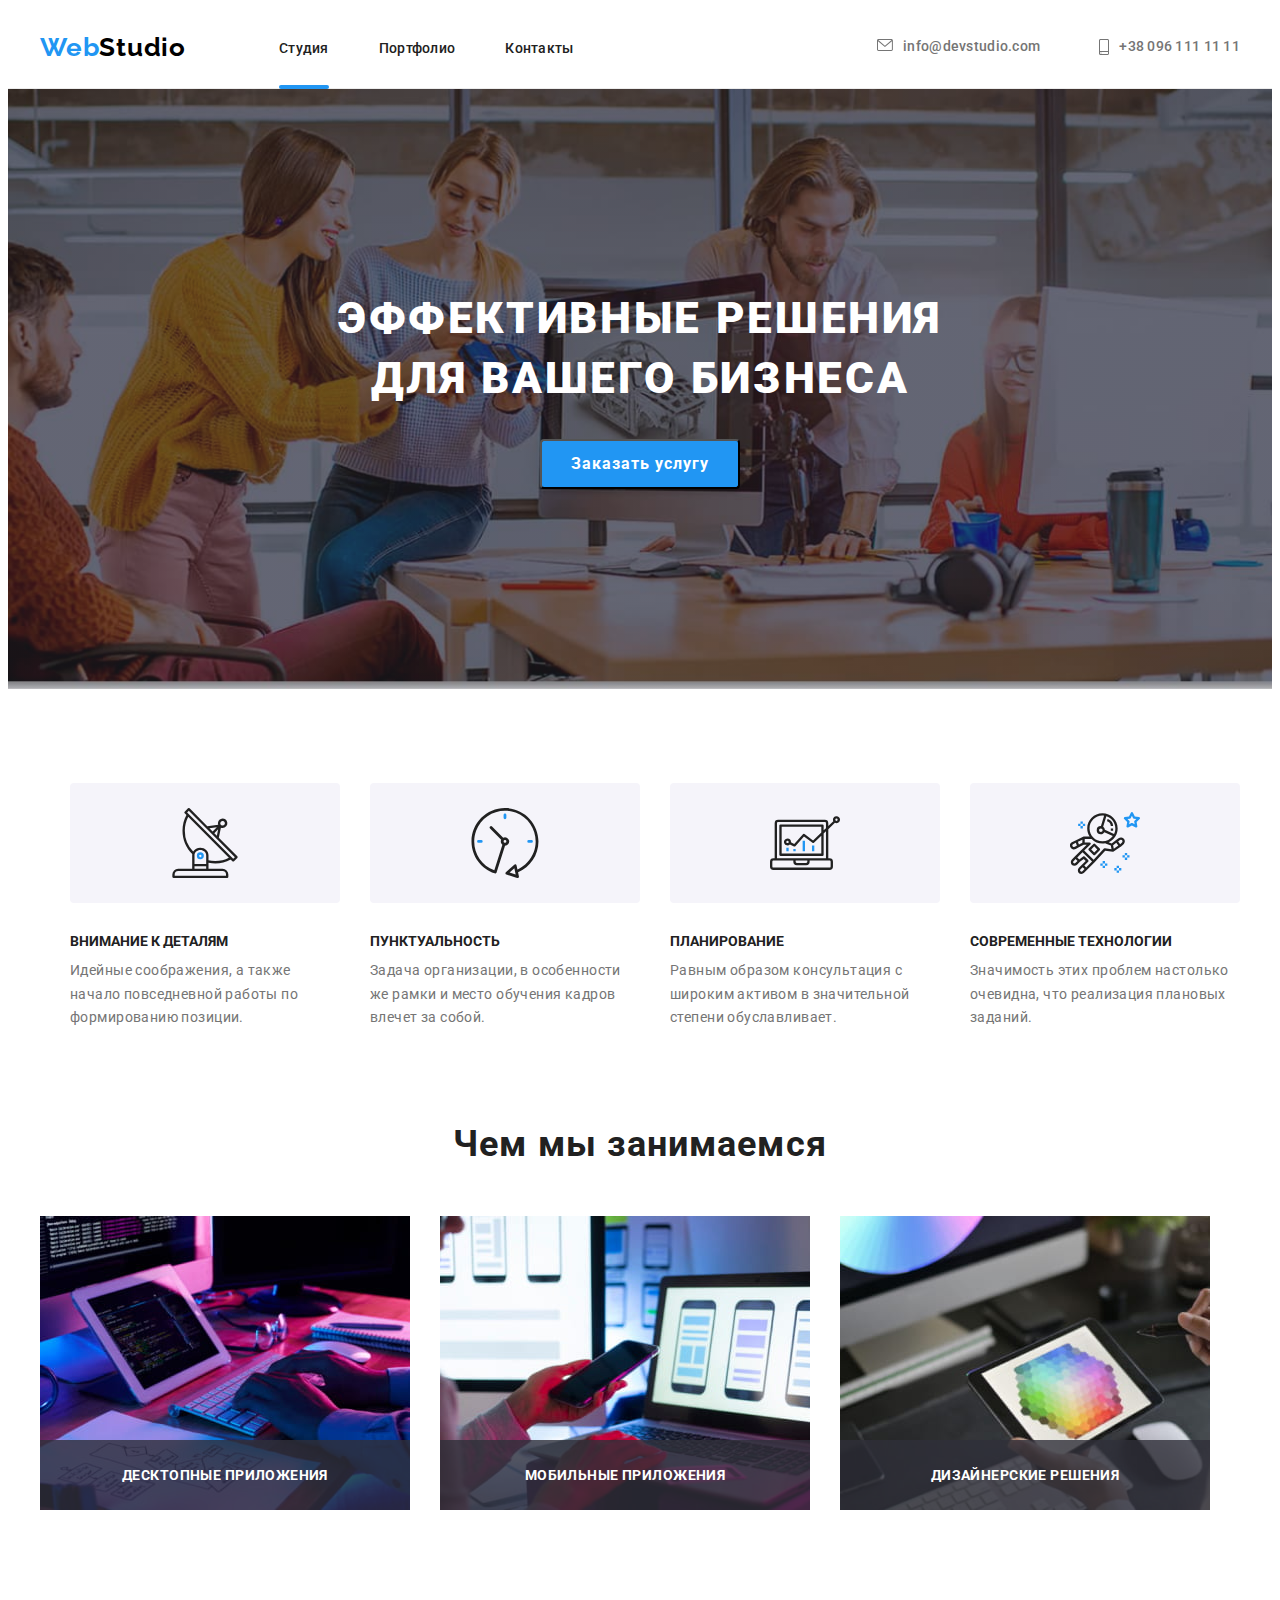
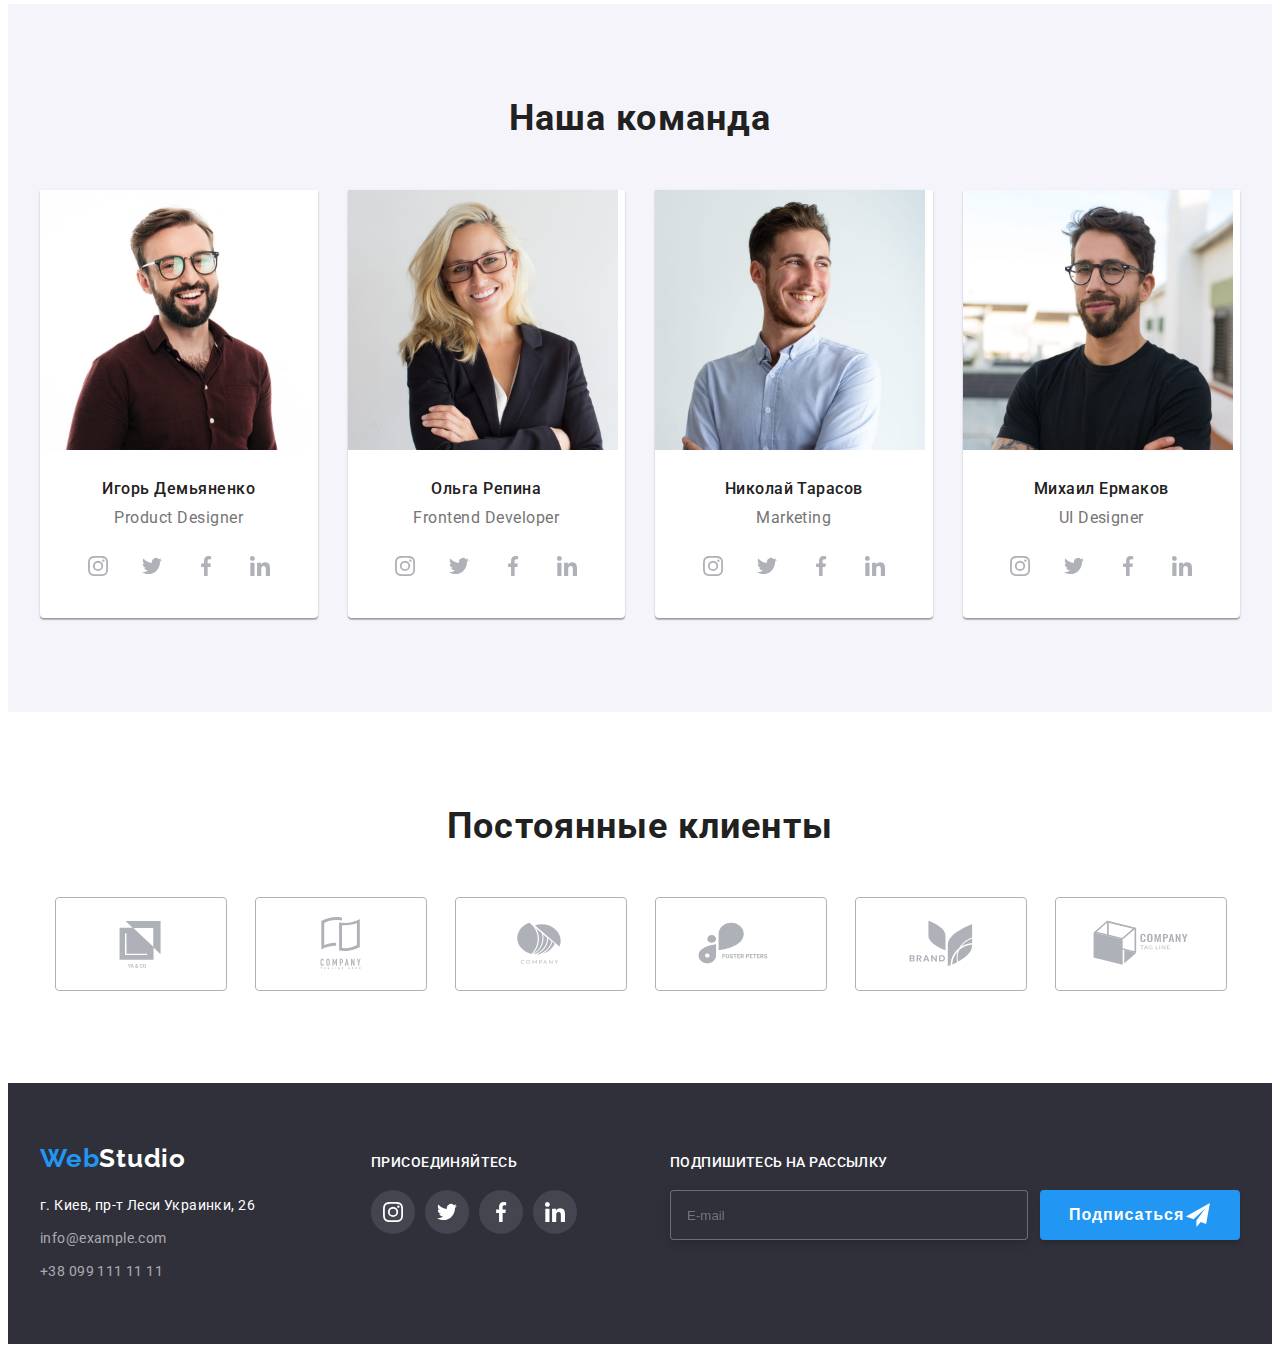
<file: index.html>
<!DOCTYPE html>
<html lang="ru">
  <head>
    <meta charset="UTF-8" />
    <meta http-equiv="X-UA-Compatible" content="IE=edge" />
    <meta name="viewport" content="width=device-width, initial-scale=1.0" />
    <title>Document</title>
    <link rel="preconnect" href="https://fonts.googleapis.com" />
    <link rel="preconnect" href="https://fonts.gstatic.com" crossorigin />
    <link
      href="https://fonts.googleapis.com/css2?family=Raleway:wght@700&family=Roboto:wght@400;500;700;900&display=swap"
      rel="stylesheet"
    />
    <link
      rel="stylesheet"
      href="https://cdnjs.cloudflare.com/ajax/libs/modern-normalize/1.1.0/modern-normalize.min.css"
      integrity="sha512-wpPYUAdjBVSE4KJnH1VR1HeZfpl1ub8YT/NKx4PuQ5NmX2tKuGu6U/JRp5y+Y8XG2tV+wKQpNHVUX03MfMFn9Q=="
      crossorigin="anonymous"
      referrerpolicy="no-referrer"
    />
    <link rel="stylesheet" href="./css/main.min.css" />
  </head>
  <body>
    <header class="header">
      <div class="container">
        <nav class="header__navigation">
          <a class="link logo" href="">
            <span class="first-logo">Web</span>Studio
          </a>
          <ul class="list header-list">
            <li class="header-list__item">
              <a class="link header__link header__link--current" href="./index.html">Студия</a>
            </li>
            <li class="header-list__item">
              <a class="link header__link" href="./portfolio.html">Портфолио</a>
            </li>
            <li class="header-list__item">
              <a class="link header__link" href="">Контакты</a>
            </li>
          </ul>
          <div class="header__connect">
            <a class="link header__connect--mail" href="mailto:info@devstudio.com">
              <svg class="mail" width="16" height="12">
                <use href="./images/symbol-defs.svg#icon-envelope"></use>
              </svg>
              info@devstudio.com</a
            >
            <a class="link header__connect--tel" href="tel:+380961111111">
              <svg class="tel" width="10" height="16">
                <use href="./images/symbol-defs.svg#icon-smartphone"></use>
              </svg>
              +38 096 111 11 11</a
            >
          </div>
        </nav>
      </div>
    </header>
    <main>
      <section class="hero">
        <div class="container">
          <h1 class="hero__title">Эффективные решения для вашего бизнеса</h1>
          <button class="button hero__button" type="button" data-modal-open>
            Заказать услугу
          </button>
        </div>
      </section>
      <section class="features">
        <div class="container features__container">
          <ul class="features__list list">
            <li class="features__item">
              <div class="features__svg">
                <svg width="70" height="70">
                  <use href="./images/symbol-defs.svg#icon-antenna"></use>
                </svg>
              </div>
              <h3 class="features__title">Внимание к деталям</h3>
              <p class="features__text">
                Идейные соображения, а также начало повседневной работы по
                формированию позиции.
              </p>
            </li>
            <li class="features__item">
              <div class="features__svg">
                <svg width="70" height="70">
                  <use href="./images/symbol-defs.svg#icon-clock"></use>
                </svg>
              </div>
              <h3 class="features__title">Пунктуальность</h3>
              <p class="features__text">
                Задача организации, в особенности же рамки и место обучения
                кадров влечет за собой.
              </p>
            </li>
            <li class="features__item">
              <div class="features__svg">
                <svg width="70" height="70">
                  <use href="./images/symbol-defs.svg#icon-diagram"></use>
                </svg>
              </div>
              <h3 class="features__title">Планирование</h3>
              <p class="features__text">
                Равным образом консультация с широким активом в значительной
                степени обуславливает.
              </p>
            </li>
            <li class="features__item">
              <div class="features__svg">
                <svg width="70" height="70">
                  <use href="./images/symbol-defs.svg#icon-astronaut"></use>
                </svg>
              </div>
              <h3 class="features__title">Современные технологии</h3>
              <p class="features__text">
                Значимость этих проблем настолько очевидна, что реализация
                плановых заданий.
              </p>
            </li>
          </ul>
        </div>
      </section>
      <section class="about section">
        <div class="container">
          <h2 class="about__title">Чем мы занимаемся</h2>
          <ul class="about__list list">
            <li class="about__item">
              <img
                src="./images/box1.jpg"
                alt="работа на планшете с помощу квавиатуры"
                width="370"
                height="294"
              />
              <p class="about__text">ДЕСКТОПНЫЕ ПРИЛОЖЕНИЯ</p>
            </li>
            <li class="about__item">
              <img
                src="./images/box2.jpg"
                alt="работа на планшете с помощу квавиатуры"
                width="370"
                height="294"
              />
              <p class="about__text">МОБИЛЬНЫЕ ПРИЛОЖЕНИЯ</p>
            </li>
            <li class="about__item">
              <img
                src="./images/box3.jpg"
                alt="работа на планшете с помощу квавиатуры"
                width="370"
                height="294"
              />
              <p class="about__text">ДИЗАЙНЕРСКИЕ РЕШЕНИЯ</p>
            </li>
          </ul>
        </div>
      </section>
      <section class="team section">
        <div class="container">
          <h2 class="team__title">Наша команда</h2>
          <ul class="team__list list">
            <li class="team__item">
              <img
                src="./images/img1.jpg"
                alt="лицо1"
                width="270"
                height="260"
              />
              <div class="team__name">
                <h3 class="team__title--second">Игорь Демьяненко</h3>
                <p class="team__text" lang="en">Product Designer</p>
              </div>
              <ul class="social__list--team social__list list">
                <li class="social__item">
                  <a href="" class="social__link social__link--team">
                    <svg widht="20" height="20">
                      <use
                        href="./images/symbol-defs.svg#icon-instagram"
                      ></use>
                    </svg>
                  </a>
                </li>
                <li class="social__item">
                  <a href="" class="social__link social__link--team">
                    <svg widht="20" height="20">
                      <use href="./images/symbol-defs.svg#icon-twitter"></use>
                    </svg>
                  </a>
                </li>
                <li class="social__item">
                  <a href="" class="social__link social__link--team">
                    <svg widht="20" height="20">
                      <use href="./images/symbol-defs.svg#icon-facebook"></use>
                    </svg>
                  </a>
                </li>
                <li class="social__item">
                  <a href="" class="social__link social__link--team">
                    <svg widht="20" height="20">
                      <use href="./images/symbol-defs.svg#icon-linkedin"></use>
                    </svg>
                  </a>
                </li>
              </ul>
            </li>
            <li class="team__item">
              <img
                src="./images/img2.jpg"
                alt="лицо2"
                width="270"
                height="260"
              />
              <div class="team__name">
                <h3 class="team__title--second">Ольга Репина</h3>
                <p class="team__text" lang="en">Frontend Developer</p>
              </div>
              <ul class="social__list--team social__list list">
                <li class="social__item">
                  <a href="" class="social__link social__link--team">
                    <svg widht="20" height="20">
                      <use
                        href="./images/symbol-defs.svg#icon-instagram"
                      ></use>
                    </svg>
                  </a>
                </li>
                <li class="social__item">
                  <a href="" class="social__link social__link--team">
                    <svg widht="20" height="20">
                      <use href="./images/symbol-defs.svg#icon-twitter"></use>
                    </svg>
                  </a>
                </li>
                <li class="social__item">
                  <a href="" class="social__link social__link--team">
                    <svg widht="20" height="20">
                      <use href="./images/symbol-defs.svg#icon-facebook"></use>
                    </svg>
                  </a>
                </li>
                <li class="social__item">
                  <a href="" class="social__link social__link--team">
                    <svg widht="20" height="20">
                      <use href="./images/symbol-defs.svg#icon-linkedin"></use>
                    </svg>
                  </a>
                </li>
              </ul>
            </li>
            <li class="team__item">
              <img
                src="./images/img3.jpg"
                alt="лицо3"
                width="270"
                height="260"
              />
              <div class="team__name">
                <h3 class="team__title--second">Николай Тарасов</h3>
                <p class="team__text" lang="en">Marketing</p>
              </div>
              <ul class="social__list--team social__list list">
                <li class="social__item">
                  <a href="" class="social__link social__link--team">
                    <svg widht="20" height="20">
                      <use
                        href="./images/symbol-defs.svg#icon-instagram"
                      ></use>
                    </svg>
                  </a>
                </li>
                <li class="social__item">
                  <a href="" class="social__link social__link--team">
                    <svg widht="20" height="20">
                      <use href="./images/symbol-defs.svg#icon-twitter"></use>
                    </svg>
                  </a>
                </li>
                <li class="social__item">
                  <a href="" class="social__link social__link--team">
                    <svg widht="20" height="20">
                      <use href="./images/symbol-defs.svg#icon-facebook"></use>
                    </svg>
                  </a>
                </li>
                <li class="social__item">
                  <a href="" class="social__link social__link--team">
                    <svg widht="20" height="20">
                      <use href="./images/symbol-defs.svg#icon-linkedin"></use>
                    </svg>
                  </a>
                </li>
              </ul>
            </li>
            <li class="team__item">
              <img
                src="./images/img4.jpg"
                alt="лицо4"
                width="270"
                height="260"
              />
              <div class="team__name">
                <h3 class="team__title--second">Михаил Ермаков</h3>
                <p class="team__text" lang="en">UI Designer</p>
              </div>
              <ul class="list social__list social__list--team">
                <li class="social__item">
                  <a href="" class="social__link social__link--team ">
                    <svg widht="20" height="20">
                      <use
                        href="./images/symbol-defs.svg#icon-instagram"
                      ></use>
                    </svg>
                  </a>
                </li>
                <li class="social__item">
                  <a href="" class="social__link social__link--team">
                    <svg widht="20" height="20">
                      <use href="./images/symbol-defs.svg#icon-twitter"></use>
                    </svg>
                  </a>
                </li>
                <li class="social__item">
                  <a href="" class="social__link social__link--team">
                    <svg widht="20" height="20">
                      <use href="./images/symbol-defs.svg#icon-facebook"></use>
                    </svg>
                  </a>
                </li>
                <li class="social__item">
                  <a href="" class="social__link social__link--team">
                    <svg widht="20" height="20">
                      <use href="./images/symbol-defs.svg#icon-linkedin"></use>
                    </svg>
                  </a>
                </li>
              </ul>
            </li>
          </ul>
        </div>
      </section>
      <section class="client section">
        <div class="container">
          <h2 class="client__title">Постоянные клиенты</h2>
          <ul class="client__list list">
            <li class="client__item">
              <a href="" class="client__link">
                <svg class="client__logo" widht="106" height="60">
                  <use href="./images/symbol-defs.svg#icon-logo"></use>
                </svg>
              </a>
            </li>
            <li class="client__item">
              <a href="" class="client__link">
                <svg class="client__logo" widht="106" height="60">
                  <use href="./images/symbol-defs.svg#icon-logo1"></use>
                </svg>
              </a>
            </li>
            <li class="client__item">
              <a href="" class="client__link">
                <svg class="client__logo" widht="106" height="60">
                  <use href="./images/symbol-defs.svg#icon-logo2"></use>
                </svg>
              </a>
            </li>
            <li class="client__item">
              <a href="" class="client__link">
                <svg class="client__logo" widht="106" height="60">
                  <use href="./images/symbol-defs.svg#icon-logo3"></use>
                </svg>
              </a>
            </li>
            <li class="client__item">
              <a href="" class="client__link">
                <svg class="client__logo" widht="106" height="60">
                  <use href="./images/symbol-defs.svg#icon-logo4"></use>
                </svg>
              </a>
            </li>
            <li class="client__item">
              <a href="" class="client__link">
                <svg class="client__logo" widht="106" height="60">
                  <use href="./images/symbol-defs.svg#icon-logo5"></use>
                </svg>
              </a>
            </li>
          </ul>
        </div>
      </section>
    </main>
    <footer class="footer">
      <div class="container footer__container">
        <div class="footer__contact">
        <ul class="footer__list list">
        <a class="link footer__logo" href="">
          <span class="first-logo">Web</span><span class="">Studio</span>
        </a>
        <address class="footer-address">
            <li class="footer-address__item">
              <a
                class="footer-address__map link"
                href="https://goo.gl/maps/CBitLUG9dkGeT7Bq6"
                target="_blank"
                rel="noopener noreferrer"
              >
                г. Киев, пр-т Леси Украинки, 26
              </a>
            </li>
            <li class="footer-address__item">
              <a class="footer-address__link link" href="mailto:info@example.com"
                >info@example.com</a
              >
            </li>
            <li class="footer-address__item">
              <a class="footer-address__link link" href="tel:+380991111111"
                >+38 099 111 11 11</a
              >
            </li>
        </ul>
        </address>
        </div>
        <div class="footer-social">
          <p class="footer__text">присоединяйтесь</p>
        <ul class="list social__list">
          <li class="social__item">
            <a href="" class="social__link social__link--footer">
              <svg widht="20" height="20">
                <use href="./images/symbol-defs.svg#icon-instagram"></use>
              </svg>
            </a>
          </li>
          <li class="social__item">
            <a href="" class="social__link social__link--footer">
              <svg widht="20" height="20">
                <use href="./images/symbol-defs.svg#icon-twitter"></use>
              </svg>
            </a>
          </li>
          <li class="social__item">
            <a href="" class="social__link social__link--footer">
              <svg widht="20" height="20">
                <use href="./images/symbol-defs.svg#icon-facebook"></use>
              </svg>
            </a>
          </li>
          <li class="social__item">
            <a href="" class="social__link social__link--footer">
              <svg widht="20" height="20">
                <use href="./images/symbol-defs.svg#icon-linkedin"></use>
              </svg>
            </a>
          </li>
        </ul>
        </div>
        <div class="footer-form">
          <p class="footer__text">Подпишитесь на рассылку</p>
          <div class="footer-form__feedback">
          <label for="email">
          <input 
            type="email" 
            name="email" 
            id="email"
            class="footer-form__input"
            placeholder="E-mail"
            required>
          </label>
            <button type="submit" class="footer__btn">Подписаться<svg widht="24" height="24">
                <use href="./images/symbol-defs.svg#icon-telegram-form"></use>
              </svg></button>
          </div>
        </div>
      </div>
    </footer>
  <div class="backdrop is-hidden" data-modal>
      <div class="modal">
        <button class="modal__close-button" type="button" data-modal-close>
          <svg class="modal__icon" width="18" height="18">
            <use href="./images/symbol-defs.svg#icon-icon-close"></use>
        </svg>
        </button>
        <p class="modal__title">
          Оставьте свои данные, мы вам перезвоним
        </p>
        <form action="#" class="modal__form">
          <div class="modal-form__field">
          <label for="name" class="modal-form__label">Имя</label>
          <div class="input-wrap">
          <input 
            type="text" 
            name="name" 
            id="name"
            class="modal-form__input">
            <svg class="input__icon" width="18" height="18">
              <use href="images/symbol-defs.svg#icon-icon-form"></use>
            </svg>
            </div>
          </div>
          <div class="modal-form__field">
            <label for="tel" class="modal-form__label">Телефон</label>
            <div class="input-wrap">
          <input 
            type="tel" 
            name="tel"
            id="tel" 
            class="modal-form__input"
            required>
            <svg class="input__icon" width="18" height="18">
              <use href="images/symbol-defs.svg#icon-phone-form"></use>
            </svg>
            </div>
          </div>
          <div class="modal-form__field">
            <label for="email"class="modal-form__label">Почта</label>
            <div class="input-wrap">
          <input 
            type="email" 
            name="email" 
            id="email"
            class="modal-form__input"
            required>
            <svg class="input__icon" width="18" height="18">
              <use href="images/symbol-defs.svg#icon-email-form"></use>
            </svg>
            </div>
          </div>
          <div class="modal__comentbox">
            <label for="text"class="modal-form__label">Комментарий</label>
          <textarea 
            name="text" 
            id="text" 
            class="modal-form__text"
            placeholder="Введите текст"
            ></textarea>
          </div>
          <div class="modal__checkbox">
          <input type="checkbox" name="policy" id="policy" class="modal__check visually-hidden">
          <label for="policy" class="check__text"><span class="check__item"><svg class="check__icon" width="11" height="8">
              <use href="images/symbol-defs.svg#icon-check"></use>
            </svg></span>Соглашаюсь с рассылкой и принимаю&nbsp;
            <a href="" class="agreement__link">Условия договора</a></label>
          </div>
          <button type="submit" class="btn__form">Отправить</button>
        </form>
      </div>
  </div>
  <script src="./js/modal.js"></script>
  </body>
</html>
</file>
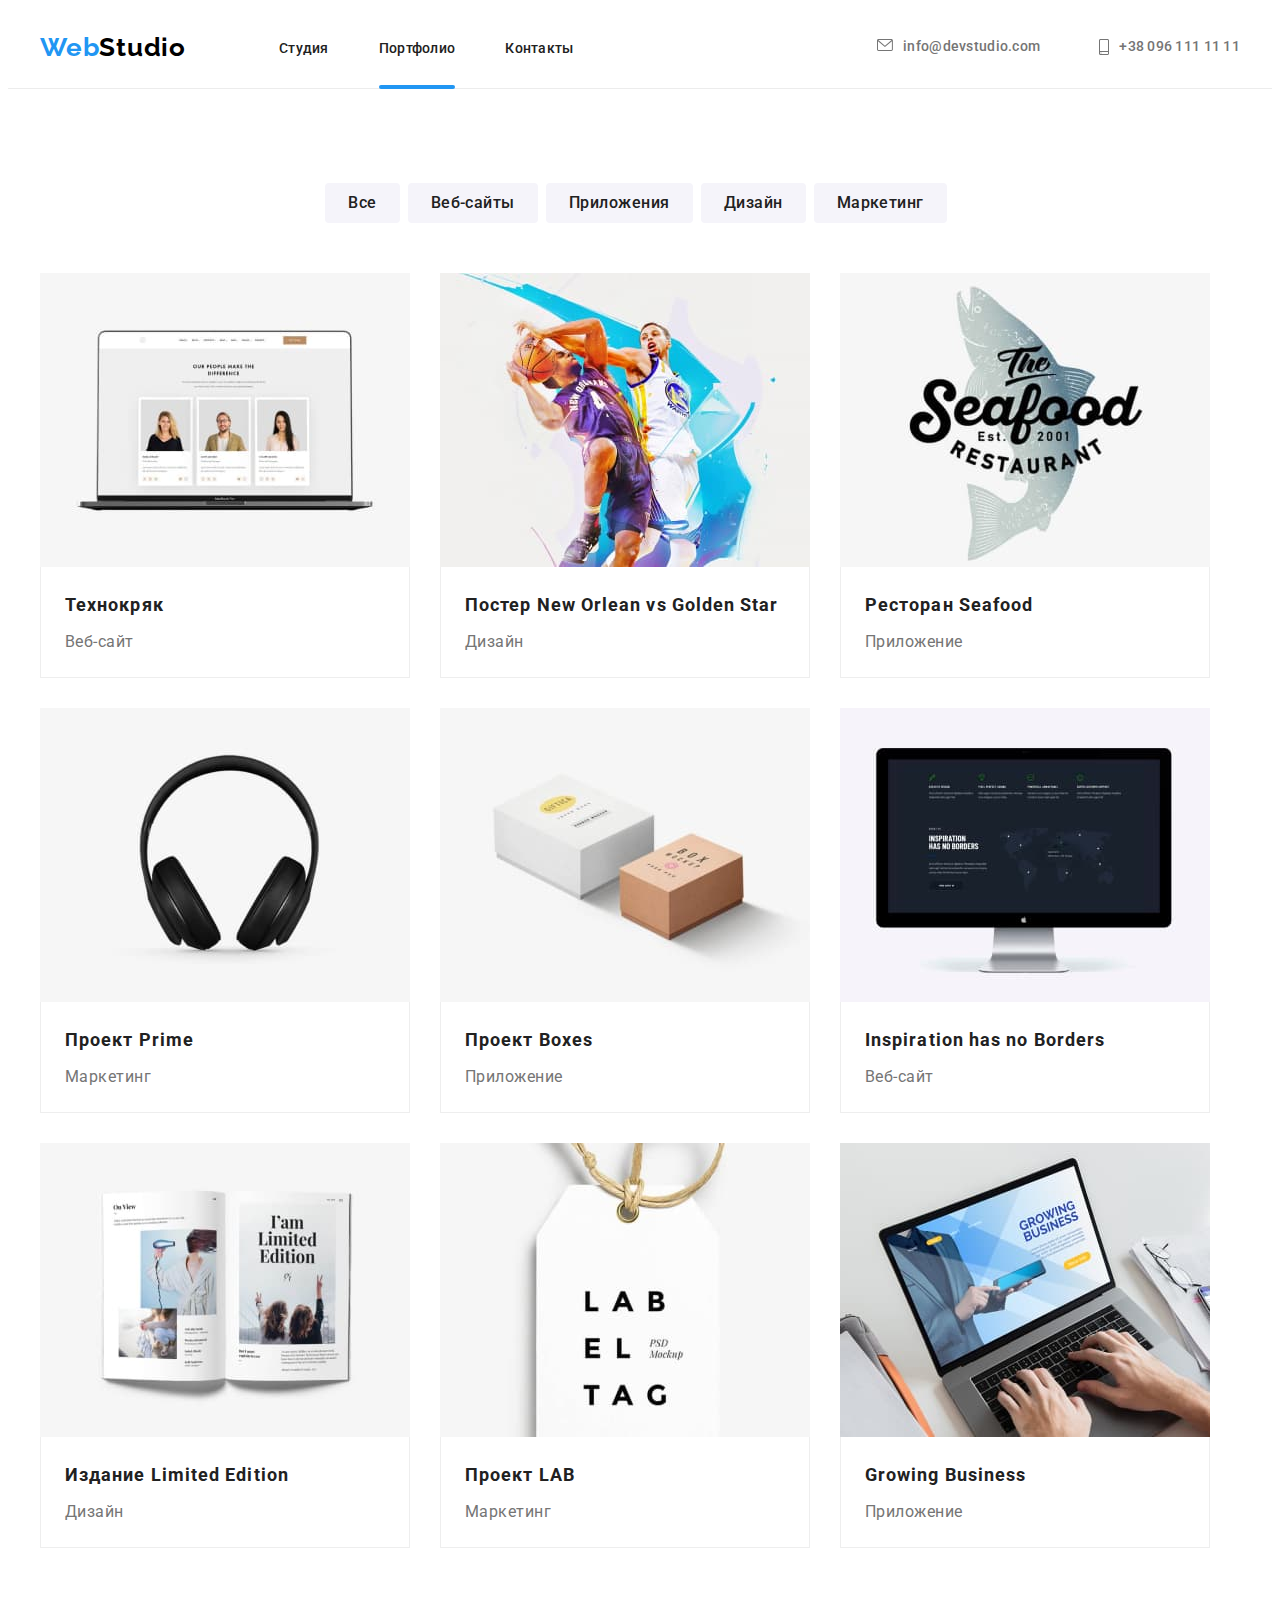
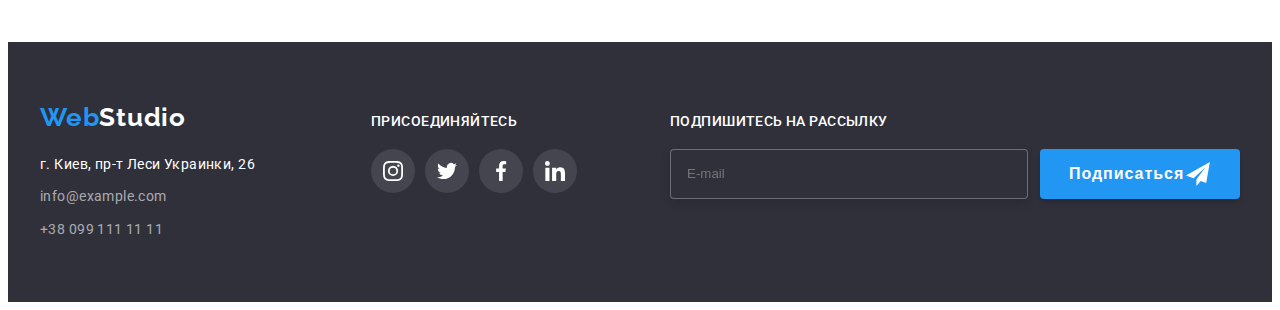
<file: portfolio.html>
<!DOCTYPE html>
<html lang="ru">
<head>
    <meta charset="UTF-8">
    <meta http-equiv="X-UA-Compatible" content="IE=edge">
    <meta name="viewport" content="width=device-width, initial-scale=1.0">
    <title>Document</title>
    <link rel="preconnect" href="https://fonts.googleapis.com">
    <link rel="preconnect" href="https://fonts.gstatic.com" crossorigin>
    <link href="https://fonts.googleapis.com/css2?family=Raleway:wght@700&family=Roboto:wght@400;500;700;900&display=swap" 
    rel="stylesheet">
    <link
        rel="stylesheet"
        href="https://cdnjs.cloudflare.com/ajax/libs/modern-normalize/1.1.0/modern-normalize.min.css"
        integrity="sha512-wpPYUAdjBVSE4KJnH1VR1HeZfpl1ub8YT/NKx4PuQ5NmX2tKuGu6U/JRp5y+Y8XG2tV+wKQpNHVUX03MfMFn9Q=="
        crossorigin="anonymous"
        referrerpolicy="no-referrer"
    />
    <link rel="stylesheet" href="./css/main.min.css" />
</head>
<body>
    <header class="header">
        <div class="container">
        <nav class="header__navigation">
            <a class="link logo" href="">
                <span class="first-logo">Web</span>Studio
            </a>
            <ul class="list header-list">
                <li class="header-list__item">
                    <a class="link header__link " href="./index.html">Студия</a></li>
                <li class="header-list__item">
                    <a class="link header__link header__link--current" href="./portfolio.html">Портфолио</a></li>
                <li class="header-list__item">
                    <a class="link header__link" href="">Контакты</a></li>
            </ul>
        <div class="header__connect">
        <a class="link header__connect--mail" href="mailto:info@devstudio.com">  
            <svg class="mail" width="16" height="12">
                <use href="./images/symbol-defs.svg#icon-envelope"></use>
            </svg>info@devstudio.com</a> 
        <a class="link header__connect--tel" href="tel:+380961111111">  
            <svg class="tel" width="10" height="16">
                <use href="./images/symbol-defs.svg#icon-smartphone"></use>
            </svg> +38 096 111 11 11</a>
        </div>
    </nav>
    </div>
    </header>
    <main class="gallery">
        <section class="section">
            <div class="container">
            <ul class="list gallery__buttom-list">
                <li class="gallery__buttom-item">
                    <button class="gallery__button" type="button">Все</button>
                </li>
                <li class="gallery__buttom-item">
                    <button class="gallery__button" type="button">Веб-сайты</button>
                </li>
                <li class="gallery__buttom-item">
                    <button class="gallery__button" type="button">Приложения</button>
                </li>
                <li class="gallery__buttom-item">
                    <button class="gallery__button" type="button">Дизайн</button>
                </li>
                <li class="gallery__buttom-item">
                    <button class="gallery__button" type="button">Маркетинг</button>
                </li>
            </ul>
            <ul class="gallery__list list">
                <li class="gallery__item">
                    <a class="link gallery__link" href="">
                    <div class="gallery__overlay">
                        <img class="gallery__img"
                        src="./images/portfolio1.jpg"
                        alt="робота1"
                        width="370"
                        height="294"
                        />
                    <p class="gallery__text-card">
                        Технокряк это современная площадка распространения коронавируса. Компании используют эту платформу для цифрового шпионажа и атак на защищённые сервера конкурентов.
                    </p>
                    </div>
                    <div class="gallery__title-text">
                    <h2 class="gallery__title">Технокряк</h2>
                    <p class="gallery__text">Веб-сайт</p>
                    </div>
                    </a>
                </li>
                <li class="gallery__item">
                    <a class="link gallery__link" href="">
                    <div class="gallery__overlay">
                        <img 
                        src="./images/portfolio2.jpg"
                        alt="робота2"
                        width="370"
                        height="294"
                        />
                    <p class="gallery__text-card">
                        Технокряк это современная площадка распространения коронавируса. Компании используют эту платформу для цифрового шпионажа и атак на защищённые сервера конкурентов.
                    </p>
                    </div>
                    <div class="gallery__title-text">
                    <h2 class="gallery__title">Постер <span lang="en">New Orlean vs Golden Star</span></h2>
                    <p class="gallery__text">Дизайн</p>
                    </div>
                    </a>
                </li>
                <li class="gallery__item">
                    <a class="link gallery__link" href="">
                    <div class="gallery__overlay">
                        <img 
                        src="./images/portfolio3.jpg" 
                        alt="робота3"
                        width="370"
                        height="294"
                    />
                    <p class="gallery__text-card">
                        Технокряк это современная площадка распространения коронавируса. Компании используют эту платформу для цифрового шпионажа и атак на защищённые сервера конкурентов.
                    </p>
                    </div>
                    <div class="gallery__title-text">
                    <h2 class="gallery__title">Ресторан <span lang="en">Seafood</span></h2>
                    <p class="gallery__text">Приложение</p>
                    </div>
                    </a>
                </li>
                <li class="gallery__item">
                    <a class="link gallery__link" href="">
                    <div class="gallery__overlay">
                    <img 
                    src="./images/portfolio4.jpg" 
                    alt="робота4"
                    width="370"
                    height="294"
                    />
                    <p class="gallery__text-card">
                        Технокряк это современная площадка распространения коронавируса. Компании используют эту платформу для цифрового шпионажа и атак на защищённые сервера конкурентов.
                    </p>
                    </div>
                    <div class="gallery__title-text">
                    <h2 class="gallery__title">Проект <span lang="en">Prime</span></h2>
                    <p class="gallery__text">Маркетинг</p>
                    </div>
                    </a>
                </li>
                <li class="gallery__item">
                    <a class="link gallery__link" href="">
                    <div class="gallery__overlay">
                    <img 
                    src="./images/portfolio5.jpg" 
                    alt="робота5"
                    width="370"
                    height="294"
                    />
                    <p class="gallery__text-card">
                        Технокряк это современная площадка распространения коронавируса. Компании используют эту платформу для цифрового шпионажа и атак на защищённые сервера конкурентов.
                    </p>
                    </div>
                    <div class="gallery__title-text">
                    <h2 class="gallery__title">Проект <span lang="en">Boxes</span></h2>
                    <p class="gallery__text">Приложение</p>
                    </div>
                    </a>
                </li>
                <li class="gallery__item">
                    <a class="link gallery__link" href="">
                    <div class="gallery__overlay">
                    <img 
                    src="./images/portfolio6.jpg" 
                    alt="робота6"
                    width="370"
                    height="294"
                    />
                    <p class="gallery__text-card">
                        Технокряк это современная площадка распространения коронавируса. Компании используют эту платформу для цифрового шпионажа и атак на защищённые сервера конкурентов.
                    </p>
                    </div>
                    <div class="gallery__title-text">
                    <h2 class="gallery__title" lang="en">Inspiration has no Borders</h2>
                    <p class="gallery__text">Веб-сайт</p>
                    </div>
                    </a>
                </li>
                <li class="gallery__item">
                    <a class="link gallery__link" href="">
                    <div class="gallery__overlay">
                    <img 
                    src="./images/portfolio7.jpg" 
                    alt="робота7"
                    width="370"
                    height="294"
                    />
                    <p class="gallery__text-card">
                        Технокряк это современная площадка распространения коронавируса. Компании используют эту платформу для цифрового шпионажа и атак на защищённые сервера конкурентов.
                    </p>
                    </div>
                    <div class="gallery__title-text">
                    <h2 class="gallery__title">Издание <span lang="en">Limited Edition</span></h2>
                    <p class="gallery__text">Дизайн</p>
                    </div>
                    </a>
                </li class="gallery__item">
                <li class="gallery__item">
                    <a class="link gallery__link" href="">
                    <div class="gallery__overlay">
                    <img 
                    src="./images/portfolio8.jpg" 
                    alt=""робота8
                    width="370"
                    height="294"
                    />
                    <p class="gallery__text-card">
                        Технокряк это современная площадка распространения коронавируса. Компании используют эту платформу для цифрового шпионажа и атак на защищённые сервера конкурентов.
                    </p>
                    </div>
                    <div class="gallery__title-text">
                    <h2 class="gallery__title">Проект <span lang="en">LAB</span></h2>
                    <p class="gallery__text">Маркетинг</p>
                    </div>
                    </a>
                </li>
                <li class="gallery__item">
                    <a class="link gallery__link" href="">
                    <div class="gallery__overlay">
                    <img 
                    src="./images/portfolio9.jpg" 
                    alt="робота9"
                    width="370"
                    height="294"
                    />
                    <p class="gallery__text-card">
                        Технокряк это современная площадка распространения коронавируса. Компании используют эту платформу для цифрового шпионажа и атак на защищённые сервера конкурентов.
                    </p>
                    </div>
                    <div class="gallery__title-text">
                    <h2 class="gallery__title" lang="en">Growing Business</h2>
                    <p class="gallery__text">Приложение</p>
                    </div>
                    </a>
                </li>
            </ul>
        </section>
    </main>
    <footer class="footer">
        <div class="container footer__container">
            <div class="footer__contact">
                <ul class="footer__list list">
                    <a class="link footer__logo" href="">
                        <span class="first-logo">Web</span><span class="">Studio</span>
                    </a>
        <address class="footer-address">
            <li class="footer-address__item">
                <a
                class="footer-address__map link"
                href="https://goo.gl/maps/CBitLUG9dkGeT7Bq6"
                target="_blank"
                rel="noopener noreferrer"
                >
                г. Киев, пр-т Леси Украинки, 26
                </a>
            </li>
            <li class="footer-address__item">
                <a class="footer-address__link link" href="mailto:info@example.com"
                >info@example.com</a
                >
            </li>
            <li class="footer-address__item">
                <a class="footer-address__link link" href="tel:+380991111111"
                >+38 099 111 11 11</a
                >
            </li>
        </ul>
        </address>
        </div>
        <div class="footer-social">
            <p class="footer__text">присоединяйтесь</p>
        <ul class="list social__list">
            <li class="social__item">
            <a href="" class="social__link social__link--footer">
                <svg widht="20" height="20">
                <use href="./images/symbol-defs.svg#icon-instagram"></use>
                </svg>
            </a>
            </li>
            <li class="social__item">
            <a href="" class="social__link social__link--footer">
                <svg widht="20" height="20">
                <use href="./images/symbol-defs.svg#icon-twitter"></use>
                </svg>
            </a>
            </li>
            <li class="social__item">
            <a href="" class="social__link social__link--footer">
                <svg widht="20" height="20">
                <use href="./images/symbol-defs.svg#icon-facebook"></use>
                </svg>
            </a>
            </li>
            <li class="social__item">
            <a href="" class="social__link social__link--footer">
                <svg widht="20" height="20">
                <use href="./images/symbol-defs.svg#icon-linkedin"></use>
                </svg>
            </a>
            </li>
        </ul>
        </div>
        <div class="footer-form">
            <p class="footer__text">Подпишитесь на рассылку</p>
            <div class="footer-form__feedback">
            <label for="email">
            <input 
            type="email" 
            name="email" 
            id="email"
            class="footer-form__input"
            placeholder="E-mail"
            required>
            </label>
            <button type="submit" class="footer__btn">Подписаться<svg widht="24" height="24">
                <use href="./images/symbol-defs.svg#icon-telegram-form"></use>
                </svg></button>
            </div>
        </div>  
        </div>
    </footer>
</body>
</html>
</file>
<file: css/main.min.css>
:root{--main-tittle-color: #ffffff;--second-tittle-color: #212121;--main-text-color: #757575;--second-text-color: #212121;--accent-text-color: #2196f3;--main-button-color: #ffffff;--second-button-color: #212121;--header-text-color: #212121;--connection-color: #757575;--first-logo-color: #2196f3;--second-logo-color: #000000;--footer-logo-color: #ffffff;--address-color: #ffffff;--contact-online: rgba(255, 255, 255, 0.6);--buttom-accent-color: #2196f3;--social-main-color: #afb1b8;--social-accent-color: #2196f3}p,h1,h2,h3,h4,h5,h6{margin:0}ul{margin:0;padding:0}button{cursor:pointer}img{display:block;max-width:100%}body{font-family:Roboto, sans-serif;color:#212121}.list{list-style:none}.link{text-decoration:none}.visually-hidden{position:absolute;white-space:nowrap;width:1px;height:1px;overflow:hidden;border:0;padding:0;clip:rect(0 0 0 0);clip-path:inset(50%);margin:-1px}.section{padding-top:94px;padding-bottom:94px}.social__list{display:flex;justify-content:center}.social__item{width:44px;height:44px}.social__item:not(:last-child){margin-right:10px}.social__link{display:flex;width:100%;height:100%;border-radius:50%;align-items:center;justify-content:center;outline:none}.container{width:1200px;padding-left:15px;padding-right:15px;margin:0 auto}.button{font-family:inherit;font-weight:700;font-size:16px;letter-spacing:0.06em;width:200px;height:50px;top:430px;bottom:200px;color:var(--main-button-color);background:#2196f3;box-shadow:0px 4px 4px rgba(0,0,0,0.15);border-radius:4px}.logo{font-family:Raleway, sans-serif;font-weight:700;font-size:26px;line-height:1.19;letter-spacing:0.03em;color:var(--second-logo-color);margin-right:93px;outline:none}.first-logo{color:var(--first-logo-color)}.backdrop{position:fixed;top:0;left:0;width:100%;height:100%;background-color:rgba(0,0,0,0.2);opacity:1;transition:opacity 250ms cubic-bezier(0.4, 0, 0.2, 1),visibility 250ms cubic-bezier(0.4, 0, 0.2, 1)}.is-hidden{visibility:hidden;opacity:0;pointer-events:none}.backdrop.is-hidden .modal{transform:scale(1.5) rotate(180deg);transition:transform 250ms cubic-bezier(0.4, 0, 0.2, 1)}.modal{position:absolute;width:528px;min-height:581px;background-color:white;border-radius:4px;padding:40px;top:50%;left:50%;transform:translate(-50%, -50%) scale(1) rotateZ(360deg);transition:transform 250ms cubic-bezier(0.4, 0, 0.2, 1);box-shadow:0px 1px 3px rgba(0,0,0,0.12),0px 1px 1px rgba(0,0,0,0.14),0px 2px 1px rgba(0,0,0,0.2)}.modal__close-button{position:absolute;top:8px;right:8px;width:30px;height:30px;padding:0;border-radius:50%;display:flex;align-items:center;justify-content:center;background-color:#fff;border:1px solid rgba(0,0,0,0.1);transition-duration:250ms;transition-timing-function:cubic-bezier(0.4, 0, 0.2, 1)}.modal__close-button:hover,.modal__close-button:focus{fill:var(--buttom-accent-color)}.modal__title{font-weight:700;font-size:20px;line-height:1.15;text-align:center;letter-spacing:0.03em;margin-bottom:12px;color:var(--second-tittle-color)}.modal-form__field{margin-bottom:10px}.modal-form__label{font-size:12px;line-height:1.16;letter-spacing:0.01em;color:var(--main-text-color);display:block;margin-bottom:4px}.input-wrap{position:relative}.modal-form__input{width:100%;height:40px;border:1px solid rgba(33,33,33,0.2);box-sizing:border-box;border-radius:4px;padding-left:42px;padding-right:12px;outline:none;transition-duration:250ms;transition-timing-function:cubic-bezier(0.4, 0, 0.2, 1)}.modal-form__input:focus{border-color:var(--social-accent-color)}.modal-form__input:focus+.input__icon{fill:var(--social-accent-color)}.input__icon{position:absolute;color:#212121;top:50%;transform:translateY(-50%);left:12px;transition-duration:250ms;transition-timing-function:cubic-bezier(0.4, 0, 0.2, 1)}.modal-form__text{width:100%;height:120px;margin-top:4px;border:1px solid rgba(33,33,33,0.2);box-sizing:border-box;border-radius:4px;resize:none;padding:12px;outline:none;transition-duration:250ms;transition-timing-function:cubic-bezier(0.4, 0, 0.2, 1)}.modal-form__text::placeholder{font-size:14px;line-height:1.14;letter-spacing:0.01em;color:rgba(117,117,117,0.5)}.modal-form__text:focus{border-color:var(--social-accent-color)}.check__text{font-size:14px;line-height:1.71;letter-spacing:0.03em;color:var(--main-text-color);display:flex;align-items:center;justify-content:center}.check__item{width:16px;height:15px;border:2px solid #212121;border-radius:2px;margin-right:7px;display:flex;align-items:center;justify-content:center}.modal__check:checked+.check__text .check__item{background-color:var(--buttom-accent-color);border:none}.modal__check:checked+.check__text .check__item .check-icon{fill:#ffffff}.modal__comentbox{margin-bottom:20px}.modal__checkbox{margin-bottom:30px}.agreement__link{font-size:14px;line-height:1.71;letter-spacing:0.03em;text-decoration:underline;color:var(--accent-text-color)}.btn__form{display:block;margin:0 auto;width:200px;height:50px;background:var(--buttom-accent-color);box-shadow:0px 4px 4px rgba(0,0,0,0.15);border:none;border-radius:4px;font-weight:700;font-size:16px;line-height:1.87;letter-spacing:0.06em;color:var(--main-button-color);outline:none}.header{padding-top:24px;padding-bottom:25px;border-bottom:1px solid #ececec}.header-list{display:flex}.header-list__item:not(:last-child){margin-right:50px}.header__navigation{display:flex;align-items:center}.header__link{position:relative;font-weight:500;font-size:14px;line-height:1.14;letter-spacing:0.02em;outline:none;color:var(--header-text-color);transition-property:color;transition-duration:250ms;transition-timing-function:cubic-bezier(0.4, 0, 0.2, 1)}.header__link:hover,.header__link:focus{color:var(--accent-text-color)}.header__link--current::after{position:absolute;content:"";display:block;width:100%;height:4px;bottom:-33px;background-color:#2196f3;border-radius:2px}.header__connect{margin-left:auto;display:flex}.header__connect--mail{font-weight:500;font-size:14px;line-height:1.14;letter-spacing:0.02em;color:var(--connection-color);display:flex;outline:none;transition-property:color;transition-duration:250ms;transition-timing-function:cubic-bezier(0.4, 0, 0.2, 1)}.header__connect--mail:hover,.header__connect--mail:focus{color:var(--accent-text-color)}.mail{fill:currentColor;margin-right:10px}.header__connect--tel{font-weight:500;font-size:14px;line-height:1.14;letter-spacing:0.02em;color:var(--connection-color);margin-left:59px;display:flex;outline:none;transition-property:color;transition-duration:250ms;transition-timing-function:cubic-bezier(0.4, 0, 0.2, 1)}.header__connect--tel:hover,.header__connect--tel:focus{color:var(--accent-text-color)}.tel{fill:currentColor;margin-right:10px}.hero{max-width:1600px;max-height:600px;margin-left:auto;margin-right:auto;background-color:#2f303a;background-image:linear-gradient(rgba(47,48,58,0.4), rgba(47,48,58,0.4)),url(../images/background.jpg);background-repeat:no-repeat;background-size:cover;background-position:center;padding-top:200px;padding-bottom:200px;text-align:center}.hero__title{margin-top:0;margin-bottom:0;margin-right:auto;margin-left:auto;width:696px;font-weight:900;font-size:44px;line-height:1.36;text-align:center;letter-spacing:0.06em;text-transform:uppercase;color:var(--main-tittle-color)}.hero__button{margin-top:30px;align-items:center;text-align:center;outline:none}.features{align-items:center;padding-top:94px;padding-bottom:0}.features__container{display:flex}.features__list{display:flex;margin-left:30px}.features__item:not(:last-child){margin-right:30px}.features__title{font-weight:700;font-size:14px;line-height:16px;letter-spacing:1.14;text-transform:uppercase;color:var(--second-text-color-);margin-bottom:10px}.features__text{font-size:14px;line-height:1.71;letter-spacing:0.03em;color:var(--main-text-color)}.features__svg{display:flex;background:#f5f4fa;border-radius:4px;align-items:center;justify-content:center;margin-bottom:30px;width:270px;height:120px}.about{align-items:center}.about__title{font-weight:700;font-size:36px;line-height:1.16;text-align:center;letter-spacing:0.03em;color:var(--second-text-color);margin-bottom:50px}.about__list{display:flex;margin-top:50px}.about__item{position:relative}.about__item:not(:last-child){margin-right:30px}.about__text{position:absolute;bottom:0;left:0;font-weight:700;font-size:14px;line-height:16px;text-align:center;letter-spacing:0.03em;text-transform:uppercase;color:white;background-color:rgba(47,48,58,0.8);width:370px;height:70px;display:flex;align-items:center;justify-content:center}.team{background-color:#f5f4fa;text-align:center;align-items:center}.team__title{font-weight:700;font-size:36px;line-height:1.16;text-align:center;letter-spacing:0.03em;color:var(--second-tittle-color);margin-bottom:50px}.team__list{display:flex;flex-wrap:wrap;margin:-15px}.team__item{flex-basis:calc(100% / 4 - 30px);margin:15px;background:#ffffff;box-shadow:0px 1px 3px rgba(0,0,0,0.12),0px 1px 1px rgba(0,0,0,0.14),0px 2px 1px rgba(0,0,0,0.2);border-radius:0px 0px 4px 4px}.team__title--second{font-weight:500;font-size:16px;line-height:1.18;text-align:center;letter-spacing:0.03em;color:var(--second-tittle-color) #212121}.team__text{font-size:16px;line-height:1.18;text-align:center;letter-spacing:0.03em;color:var(--main-text-color);margin-top:10px}.team__name{padding-top:30px}.team__list--social{margin-top:16px;margin-bottom:30px}.social__list--team{margin-top:16px;margin-bottom:30px}.social__link--team{fill:var(--social-main-color);transition-property:background-color, fill;transition-duration:250ms;transition-timing-function:cubic-bezier(0.4, 0, 0.2, 1)}.social__link--team:hover,.social__link--team:focus{background-color:var(--social-accent-color);fill:#fff}.client{align-items:center}.client__title{font-weight:700;font-size:36px;line-height:1.16;text-align:center;letter-spacing:0.03em;color:var(--second-tittle-color);margin-bottom:50px}.client__list{display:flex;justify-content:center}.client__item{display:block;justify-content:center;align-items:center;width:170px;height:92px}.client__item:not(:last-child){margin-right:30px}.client__link{display:flex;width:100%;height:100%;color:var(--social-main-color);border:1px solid #afb1b8;border-radius:4px;align-items:center;justify-content:center;outline:none;transition-property:color, border-color;transition-duration:250ms;transition-timing-function:cubic-bezier(0.4, 0, 0.2, 1)}.client__link:hover,.client__link:focus{border-color:var(--social-accent-color);color:var(--social-accent-color)}.client__logo{fill:currentColor}.footer{background-color:#2f303a;padding-top:60px;padding-bottom:60px}.footer__container{display:flex;align-items:baseline}.footer__contact{width:100%}.footer-social{display:block;margin-left:70px}.footer__logo{font-family:Raleway, sans-serif;font-weight:700;font-size:26px;line-height:1.19;letter-spacing:0.03em;color:var(--footer-logo-color);margin-bottom:20px;display:block;outline:none}.footer__list{display:block}.footer-address__item:not(:last-child){margin-bottom:9px}.footer-address__map{font-style:normal;font-size:14px;line-height:1.71;letter-spacing:0.03em;outline:none;color:var(--address-color);transition-property:color;transition-duration:250ms;transition-timing-function:cubic-bezier(0.4, 0, 0.2, 1)}.footer-address__map:hover,.footer-address__map:focus{color:var(--accent-text-color)}.footer-address__link{font-style:normal;font-size:14px;line-height:1.71;letter-spacing:0.03em;outline:none;color:var(--contact-online);transition-property:color;transition-duration:250ms;transition-timing-function:cubic-bezier(0.4, 0, 0.2, 1)}.footer-address__link:hover,.footer-address__link:focus{color:var(--accent-text-color)}.footer__text{font-weight:500;font-size:14px;line-height:16px;letter-spacing:0.03em;text-transform:uppercase;color:var(--address-color);margin-bottom:20px}.social__link--footer{background-color:rgba(255,255,255,0.1);fill:var(--address-color);transition-property:background-color;transition-duration:250ms;transition-timing-function:cubic-bezier(0.4, 0, 0.2, 1)}.social__link--footer:hover,.social__link--footer:focus{background-color:var(--social-accent-color)}.footer-form{display:block;margin-left:93px}.footer-form__feedback{display:flex}.footer-form__input{display:flex;border-radius:4px;width:358px;height:50px;padding-left:16px;padding-right:16px;outline:none;border:1px solid rgba(255,255,255,0.3);box-sizing:border-box;filter:drop-shadow(0px 4px 4px rgba(0,0,0,0.15));background-color:#2F303A;color:var(--connection-color)}.footer__btn{display:flex;align-content:center;text-align:center;align-items:center;margin:0 auto;width:200px;height:50px;padding-top:10px;padding-right:28px;padding-bottom:10px;padding-left:29px;background:var(--buttom-accent-color);box-shadow:0px 4px 4px rgba(0,0,0,0.15);border:none;border-radius:4px;font-weight:700;font-size:16px;line-height:1.87;margin-left:12px;letter-spacing:0.06em;color:var(--main-button-color);outline:none}.gallery-container{display:flex;align-items:center;text-align:center}.gallery__buttom-list{display:flex;margin-bottom:50px;justify-content:center}.gallery__buttom-item{margin-right:8px}.gallery__button{font-weight:500;font-size:16px;line-height:1.62;letter-spacing:0.03em;min-width:73px;color:var(--second-button-color);border:1px solid transparent;font-family:inherit;text-align:center;background:#f5f4fa;border-radius:4px;padding-top:6px;padding-right:22px;padding-bottom:6px;padding-left:22px;outline:none;transition-property:background-color, color, box-shadow;transition-duration:250ms;transition-timing-function:cubic-bezier(0.4, 0, 0.2, 1)}.gallery__button:hover,.gallery__button:focus{color:var(--main-button-color);background-color:var(--buttom-accent-color);box-shadow:0px 3px 1px rgba(0,0,0,0.1),0px 1px 2px rgba(0,0,0,0.08),0px 2px 2px rgba(0,0,0,0.12)}.gallery__list{display:flex;flex-wrap:wrap;margin-right:-30px;margin-bottom:-30px}.gallery__item{width:370px;margin-right:30px;margin-bottom:30px;opacity:1}.gallery__item:hover,.gallery__item:focus{background:#ffffff;box-sizing:border-box;box-shadow:0px 1px 1px rgba(0,0,0,0.12),0px 4px 4px rgba(0,0,0,0.06),1px 4px 6px rgba(0,0,0,0.16)}.gallery__link{transition:box-shadow 250ms cubic-bezier(0.4, 0, 0.2, 1)}.gallery__link:hover,.gallery__link:focus{box-shadow:0px 1px 1px rgba(0,0,0,0.12),0px 4px 4px rgba(0,0,0,0.06),1px 4px 6px rgba(0,0,0,0.16);display:block}.gallery__overlay{position:relative;overflow:hidden}.gallery__text-card{position:absolute;top:0;left:0;background-color:rgba(33,150,243,0.9);padding:63px;color:white;font-weight:400;font-size:18px;line-height:28px;overflow:auto;padding:63px, 24px;transform:translateY(101%);transition:transform 250ms cubic-bezier(0.4, 0, 0.2, 1)}.gallery__item:hover .gallery__text-card{transform:translateY(0)}.gallery__title-text{border:1px solid #eeeeee;border-top:none;box-sizing:border-box;padding-top:20px;padding-right:24px;padding-bottom:20px;padding-left:24px}.gallery__title{font-weight:700;font-size:18px;line-height:2;letter-spacing:0.06em;color:var(--second-tittle-color);margin-bottom:4px}.gallery__text{font-size:16px;line-height:1.87;letter-spacing:0.03em;color:var(--main-text-color)}
/*# sourceMappingURL=main.min.css.map */
</file>
